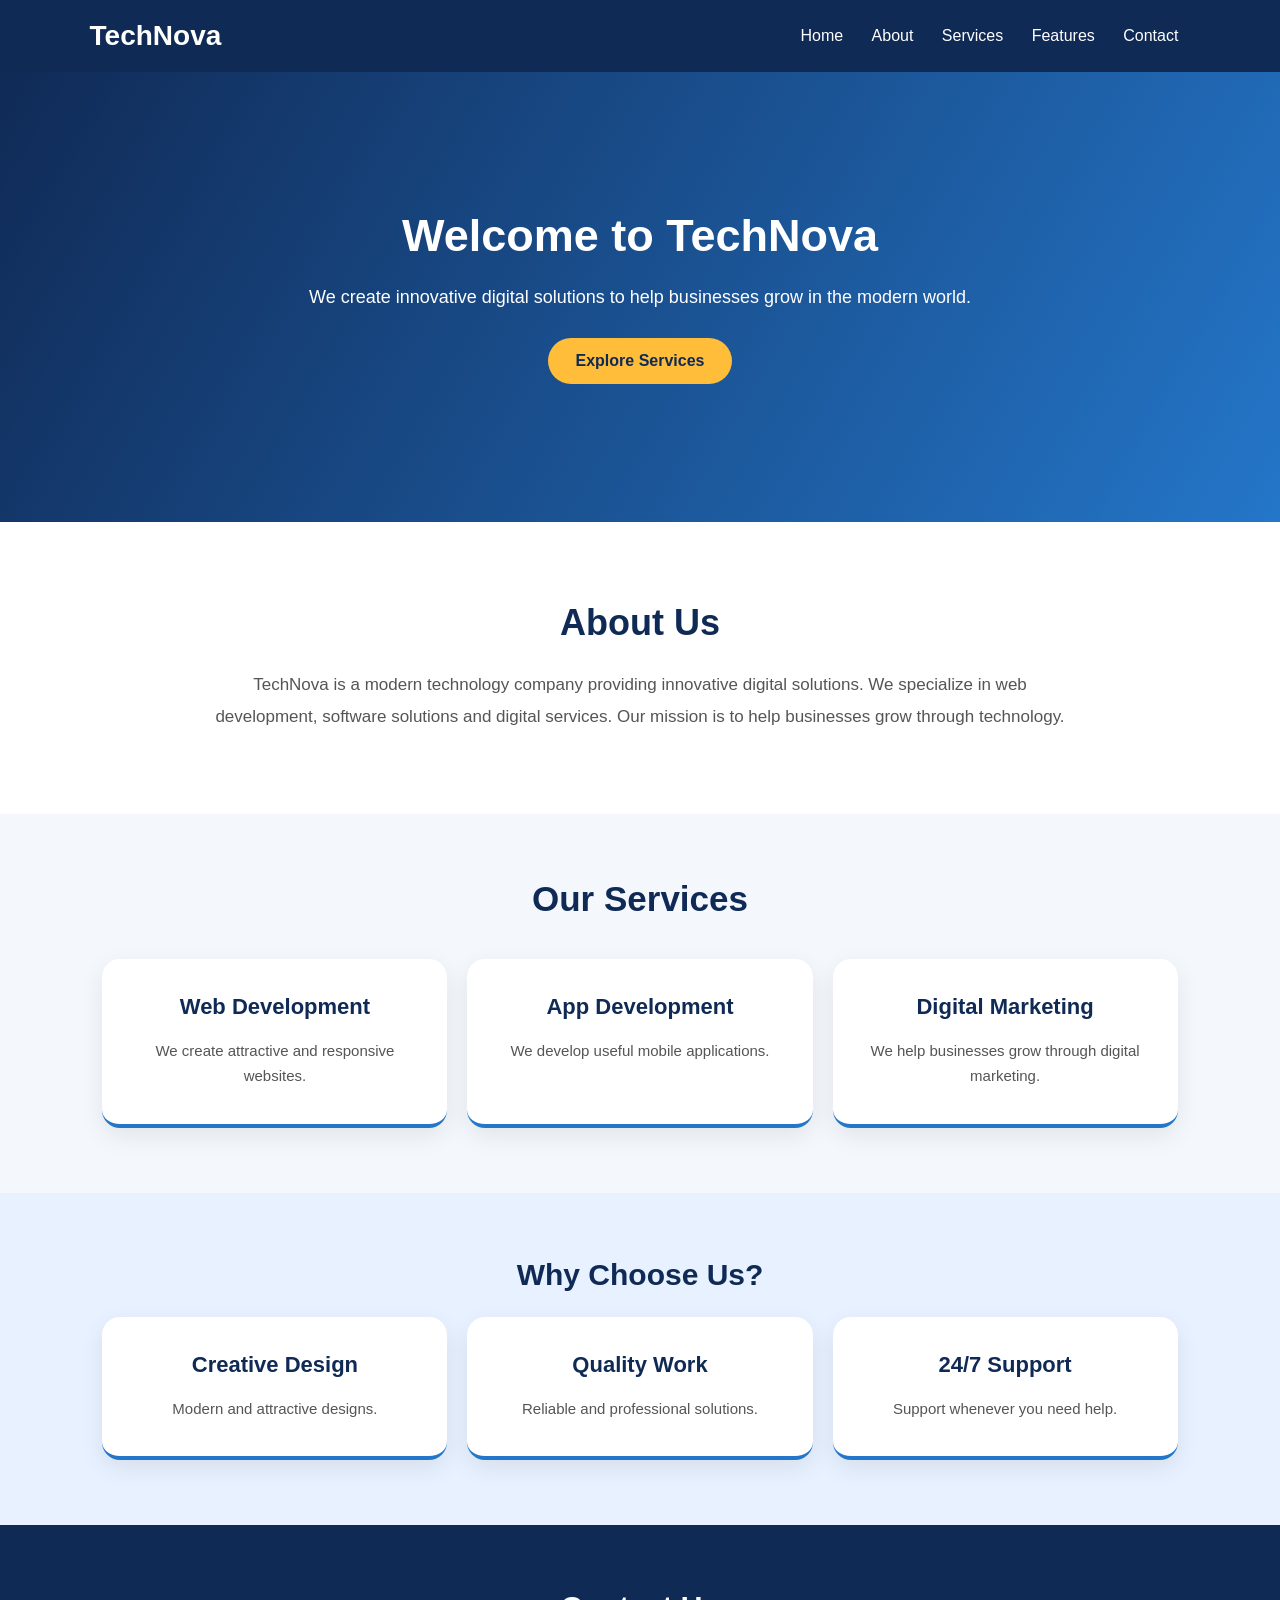
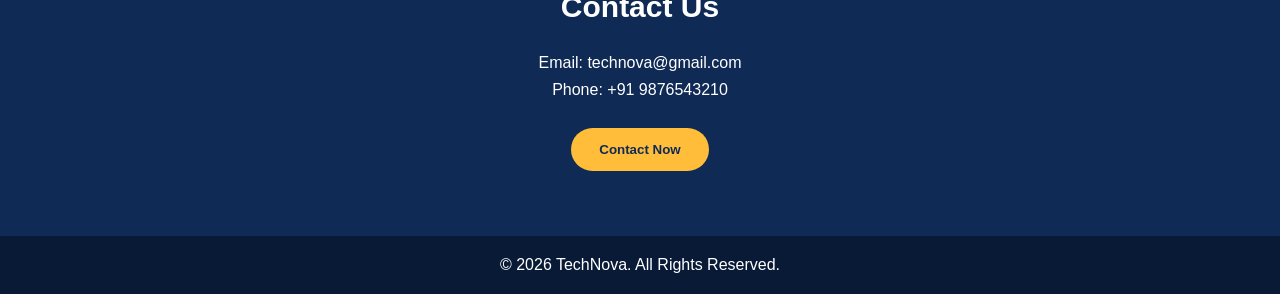
<file: index.html>
<!DOCTYPE html>
<html lang="en">
<head>
    <meta charset="UTF-8">
    <meta name="viewport" content="width=device-width, initial-scale=1.0">

    <title>TechNova - Digital Solutions</title>

    <link rel="stylesheet" href="style.css">
</head>

<body>

<!-- Navigation -->

<header>
    <div class="logo">TechNova</div>

    <nav>
        <a href="#home">Home</a>
        <a href="#about">About</a>
        <a href="#services">Services</a>
        <a href="#features">Features</a>
        <a href="#contact">Contact</a>
    </nav>
</header>

<!-- Home -->

<section class="hero" id="home">

    <h1>Welcome to TechNova</h1>

    <p>
        We create innovative digital solutions
        to help businesses grow in the modern world.
    </p>

    <a href="#services" class="btn">
        Explore Services
    </a>

</section>

<!-- About -->

<section id="about">

    <h2>About Us</h2>

    <p>
        TechNova is a modern technology company
        providing innovative digital solutions.
        We specialize in web development,
        software solutions and digital services.
        Our mission is to help businesses grow
        through technology.
    </p>

</section>

<!-- Services -->

<section id="services">

    <h2>Our Services</h2>

    <div class="services">

        <div class="card">
            <h3>Web Development</h3>
            <p>
                We create attractive and
                responsive websites.
            </p>
        </div>

        <div class="card">
            <h3>App Development</h3>
            <p>
                We develop useful mobile
                applications.
            </p>
        </div>

        <div class="card">
            <h3>Digital Marketing</h3>
            <p>
                We help businesses grow
                through digital marketing.
            </p>
        </div>

    </div>

</section>

<!-- Features -->

<section id="features">

    <h2>Why Choose Us?</h2>

    <div class="services">

        <div class="card">
            <h3>Creative Design</h3>
            <p>Modern and attractive designs.</p>
        </div>

        <div class="card">
            <h3>Quality Work</h3>
            <p>Reliable and professional solutions.</p>
        </div>

        <div class="card">
            <h3>24/7 Support</h3>
            <p>Support whenever you need help.</p>
        </div>

    </div>

</section>

<!-- Contact -->

<section id="contact">

    <h2>Contact Us</h2>

    <p>Email: technova@gmail.com</p>

    <p>Phone: +91 9876543210</p>

    <button class="btn" onclick="showMessage()">
        Contact Now
    </button>

</section>

<!-- Footer -->

<footer>
    <p>
        © 2026 TechNova.
        All Rights Reserved.
    </p>
</footer>

<script src="script.js"></script>

</body>
</html>
</file>
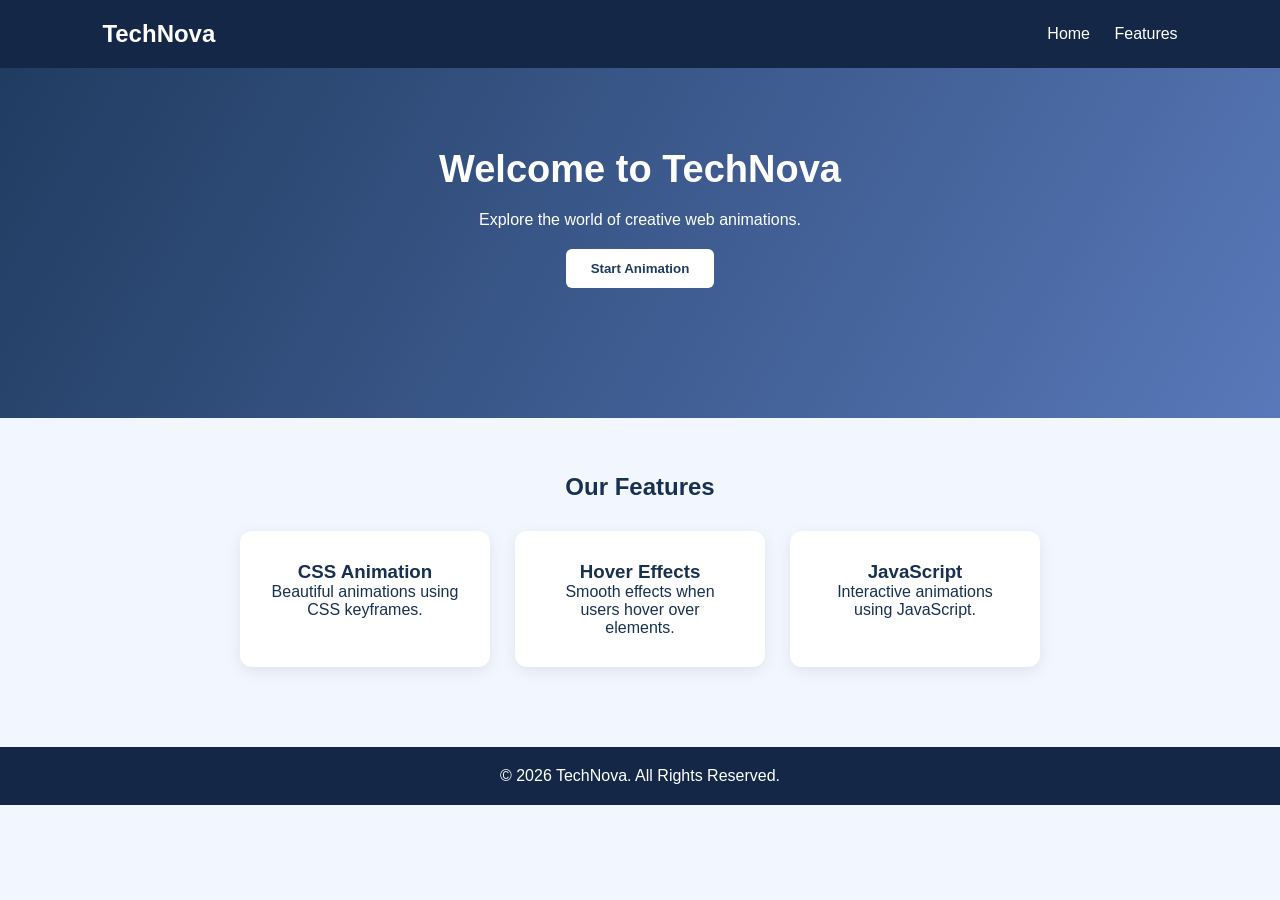
<file: animation.html>
<!DOCTYPE html>
<html lang="en">
<head>
    <meta charset="UTF-8">
    <meta name="viewport" content="width=device-width, initial-scale=1.0">
    <title>Advanced Animations</title>
    <link rel="stylesheet" href="animation.css">
    <script src="animation.js" defer></script>
</head>
<body>

    <header>
        <h2>TechNova</h2>
        <nav>
            <a href="#home">Home</a>
            <a href="#features">Features</a>
        </nav>
    </header>

    <section class="hero" id="home">
        <h1 class="animated-title">Welcome to TechNova</h1>
        <p>Explore the world of creative web animations.</p>
        <button id="animateBtn">Start Animation</button>
    </section>

    <section class="features" id="features">
        <h2>Our Features</h2>

        <div class="cards">
            <div class="card reveal">
                <h3>CSS Animation</h3>
                <p>Beautiful animations using CSS keyframes.</p>
            </div>

            <div class="card reveal">
                <h3>Hover Effects</h3>
                <p>Smooth effects when users hover over elements.</p>
            </div>

            <div class="card reveal">
                <h3>JavaScript</h3>
                <p>Interactive animations using JavaScript.</p>
            </div>
        </div>

        <p id="message"></p>
    </section>

    <footer>
        <p>© 2026 TechNova. All Rights Reserved.</p>
    </footer>

</body>
</html>
</file>
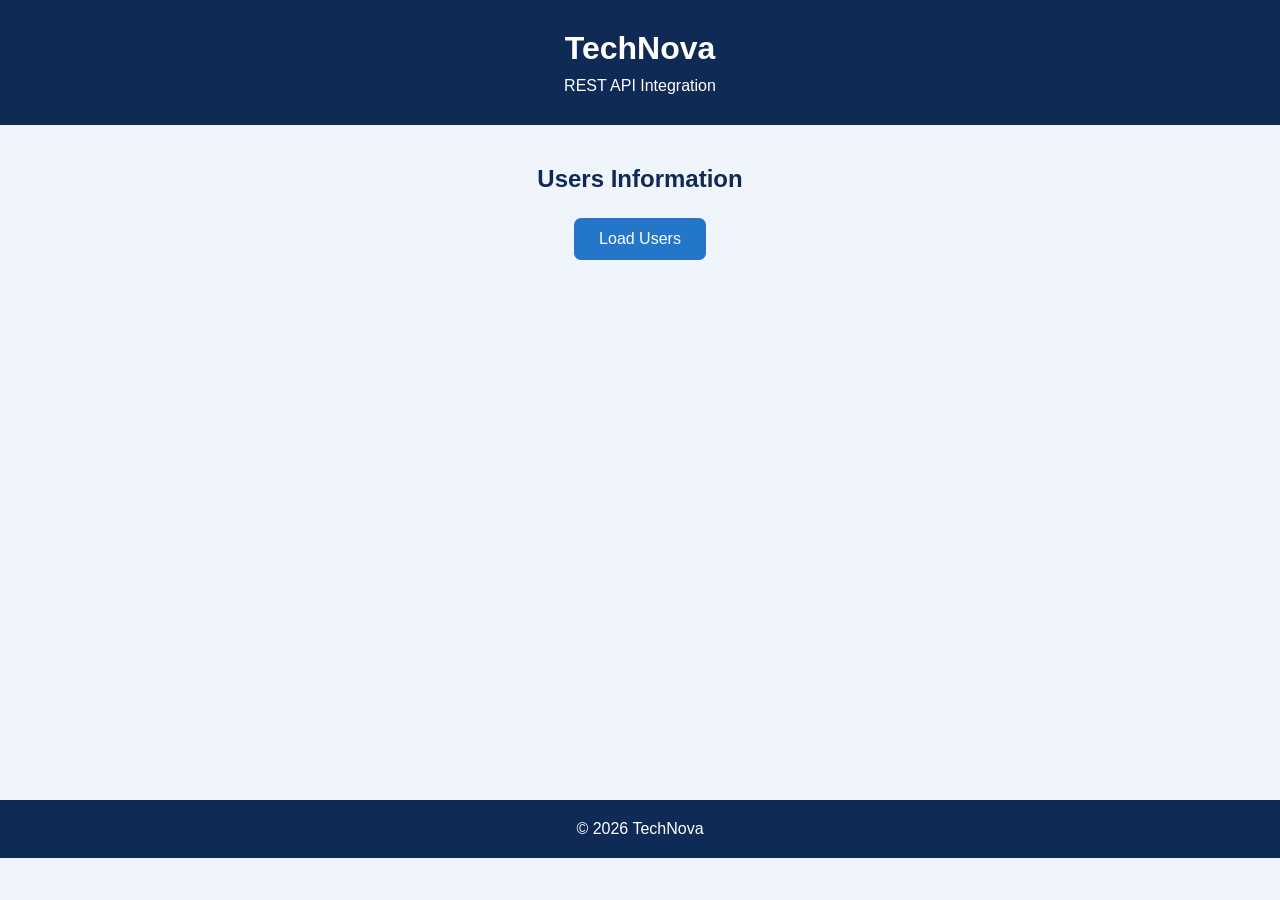
<file: api.html>
<!DOCTYPE html>
<html lang="en">
<head>
    <meta charset="UTF-8">
    <meta name="viewport" content="width=device-width, initial-scale=1.0">
    <title>TechNova API Project</title>
    <link rel="stylesheet" href="api.css">
</head>
<body>

    <header>
        <h1>TechNova</h1>
        <p>REST API Integration</p>
    </header>

    <main>
        <h2>Users Information</h2>

        <button onclick="getUsers()">Load Users</button>

        <p id="message"></p>

        <div id="userList" class="user-container"></div>
    </main>

    <footer>
        <p>© 2026 TechNova</p>
    </footer>

    <script src="api.js"></script>
</body>
</html>
</file>
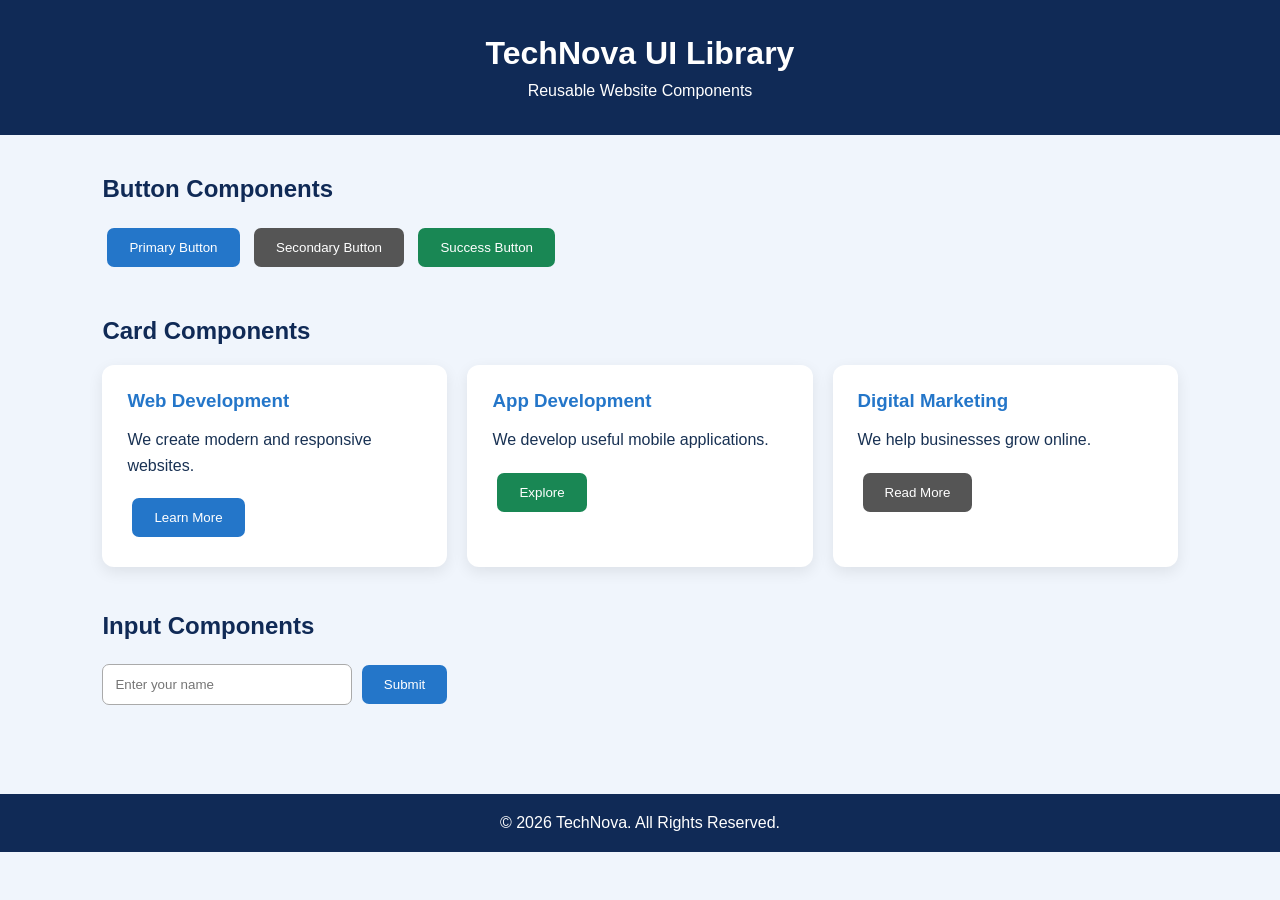
<file: components.html>
<!DOCTYPE html>
<html lang="en">
<head>
    <meta charset="UTF-8">
    <meta name="viewport" content="width=device-width, initial-scale=1.0">
    <title>TechNova Component Library</title>
    <link rel="stylesheet" href="components.css">
</head>
<body>

    <header>
        <h1>TechNova UI Library</h1>
        <p>Reusable Website Components</p>
    </header>

    <main>

        <section>
            <h2>Button Components</h2>
            <button class="btn primary">Primary Button</button>
            <button class="btn secondary">Secondary Button</button>
            <button class="btn success">Success Button</button>
        </section>

        <section>
            <h2>Card Components</h2>

            <div class="card-container">

                <div class="card">
                    <h3>Web Development</h3>
                    <p>We create modern and responsive websites.</p>
                    <button class="btn primary">Learn More</button>
                </div>

                <div class="card">
                    <h3>App Development</h3>
                    <p>We develop useful mobile applications.</p>
                    <button class="btn success">Explore</button>
                </div>

                <div class="card">
                    <h3>Digital Marketing</h3>
                    <p>We help businesses grow online.</p>
                    <button class="btn secondary">Read More</button>
                </div>

            </div>
        </section>

        <section>
            <h2>Input Components</h2>

            <input type="text" id="userName"
            placeholder="Enter your name">

            <button class="btn primary" onclick="showName()">
                Submit
            </button>

            <p id="result"></p>
        </section>

    </main>

    <footer>
        <p>© 2026 TechNova. All Rights Reserved.</p>
    </footer>

    <script src="components.js"></script>

</body>
</html>
</file>
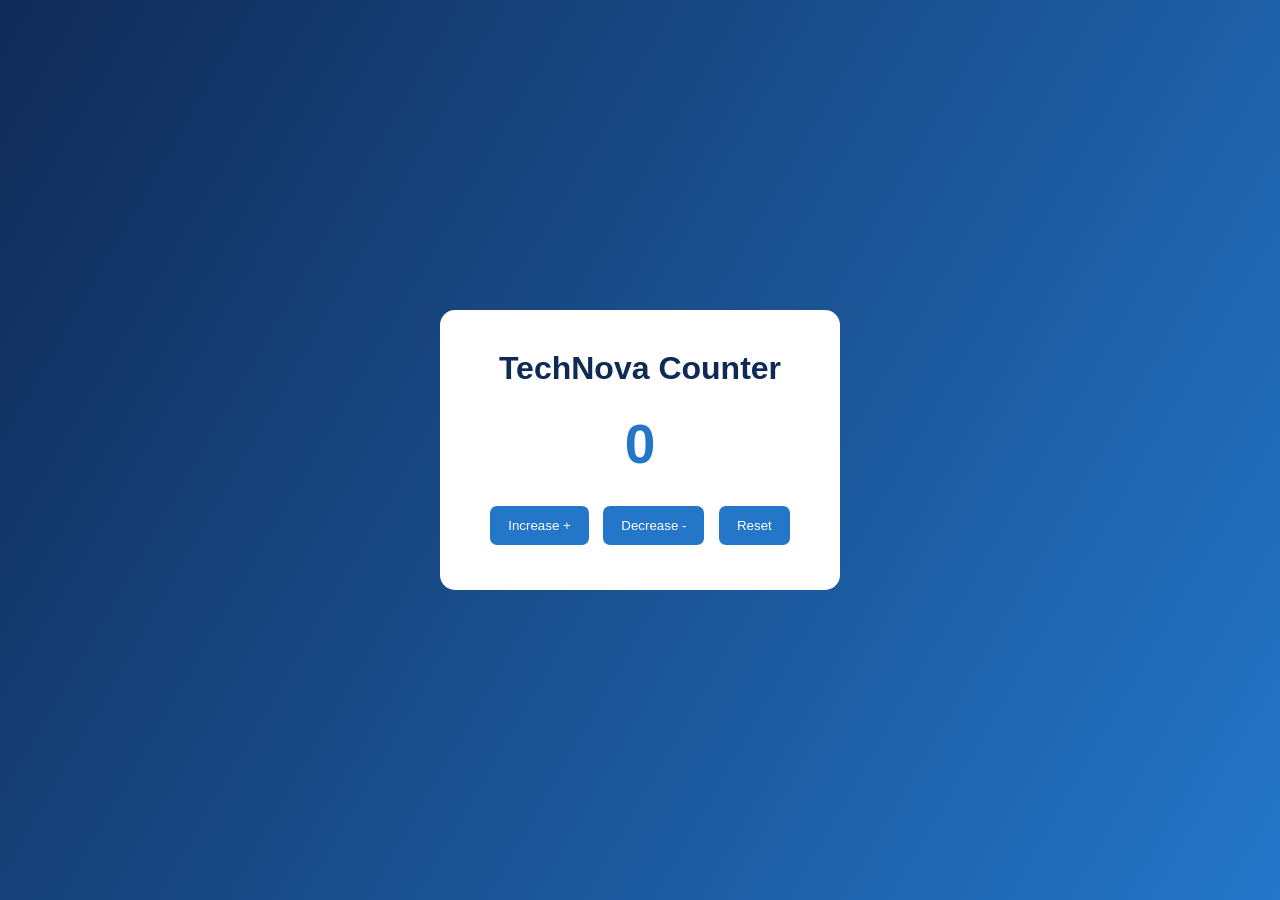
<file: counter.html>
<!DOCTYPE html>
<html lang="en">
<head>
    <meta charset="UTF-8">
    <meta name="viewport" content="width=device-width, initial-scale=1.0">
    <title>TechNova Counter</title>
    <link rel="stylesheet" href="counter.css">
</head>
<body>

    <div class="container">
        <h1>TechNova Counter</h1>

        <h2 id="count">0</h2>

        <button onclick="increase()">Increase +</button>
        <button onclick="decrease()">Decrease -</button>
        <button onclick="reset()">Reset</button>
    </div>

    <script src="counter.js"></script>
</body>
</html>
</file>
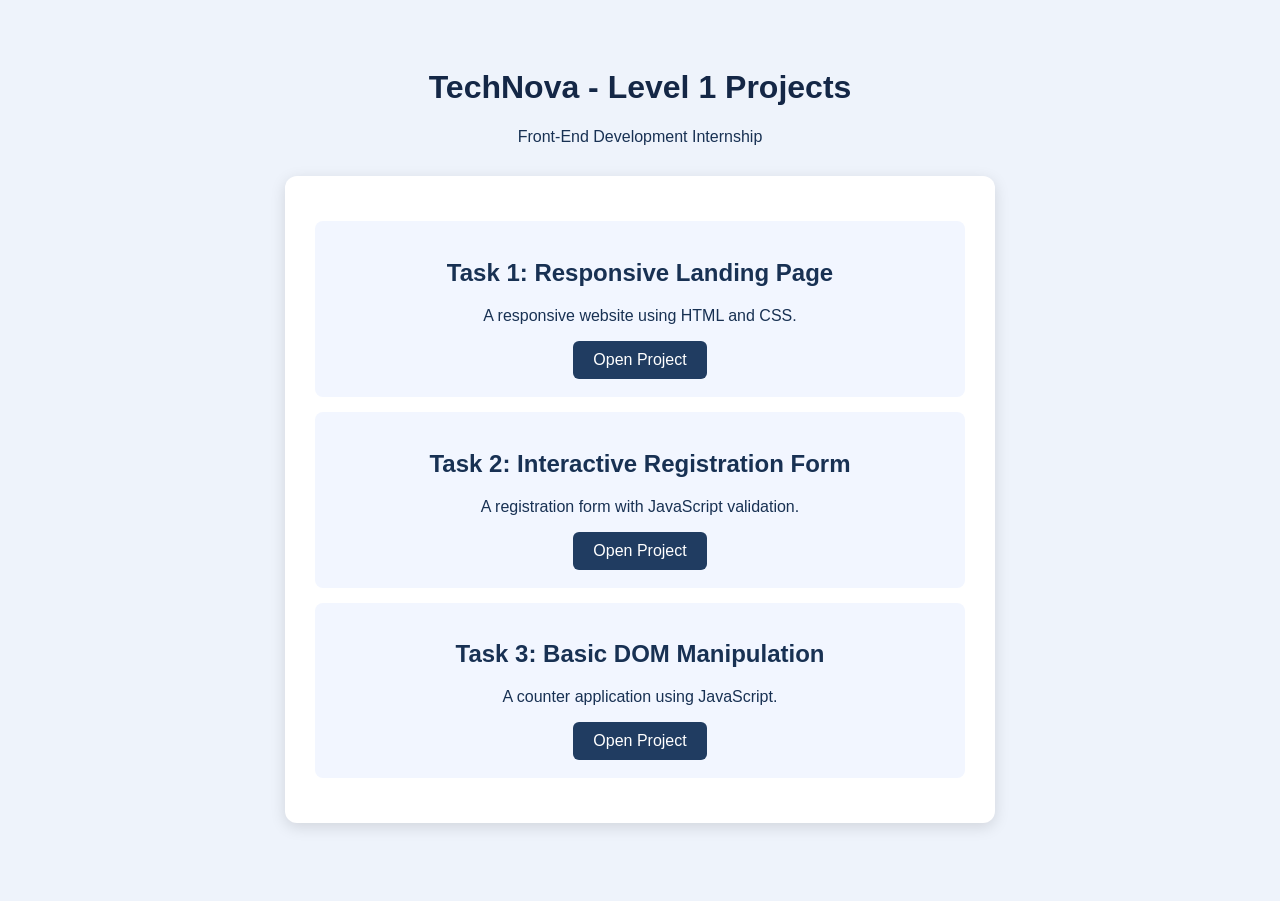
<file: level1.html>
<!DOCTYPE html>
<html lang="en">
<head>
    <meta charset="UTF-8">
    <meta name="viewport" content="width=device-width, initial-scale=1.0">
    <title>Level 1 Projects</title>

    <style>
        body {
            font-family: Arial, sans-serif;
            background: #eef3fb;
            text-align: center;
            padding: 40px 15px;
            color: #183153;
        }

        h1 {
            color: #142746;
        }

        .container {
            max-width: 650px;
            margin: 30px auto;
            background: white;
            padding: 30px;
            border-radius: 12px;
            box-shadow: 0 4px 15px #00000020;
        }

        .project {
            background: #f2f6ff;
            padding: 18px;
            margin: 15px 0;
            border-radius: 8px;
        }

        a {
            display: inline-block;
            background: #203c61;
            color: white;
            text-decoration: none;
            padding: 10px 20px;
            border-radius: 6px;
        }

        a:hover {
            background: #5878b9;
        }
    </style>
</head>

<body>

    <h1>TechNova - Level 1 Projects</h1>
    <p>Front-End Development Internship</p>

    <div class="container">

        <div class="project">
            <h2>Task 1: Responsive Landing Page</h2>
            <p>A responsive website using HTML and CSS.</p>
            <a href="index.html">Open Project</a>
        </div>

        <div class="project">
            <h2>Task 2: Interactive Registration Form</h2>
            <p>A registration form with JavaScript validation.</p>
            <a href="register.html">Open Project</a>
        </div>

        <div class="project">
            <h2>Task 3: Basic DOM Manipulation</h2>
            <p>A counter application using JavaScript.</p>
            <a href="counter.html">Open Project</a>
        </div>

    </div>

</body>
</html>
</file>
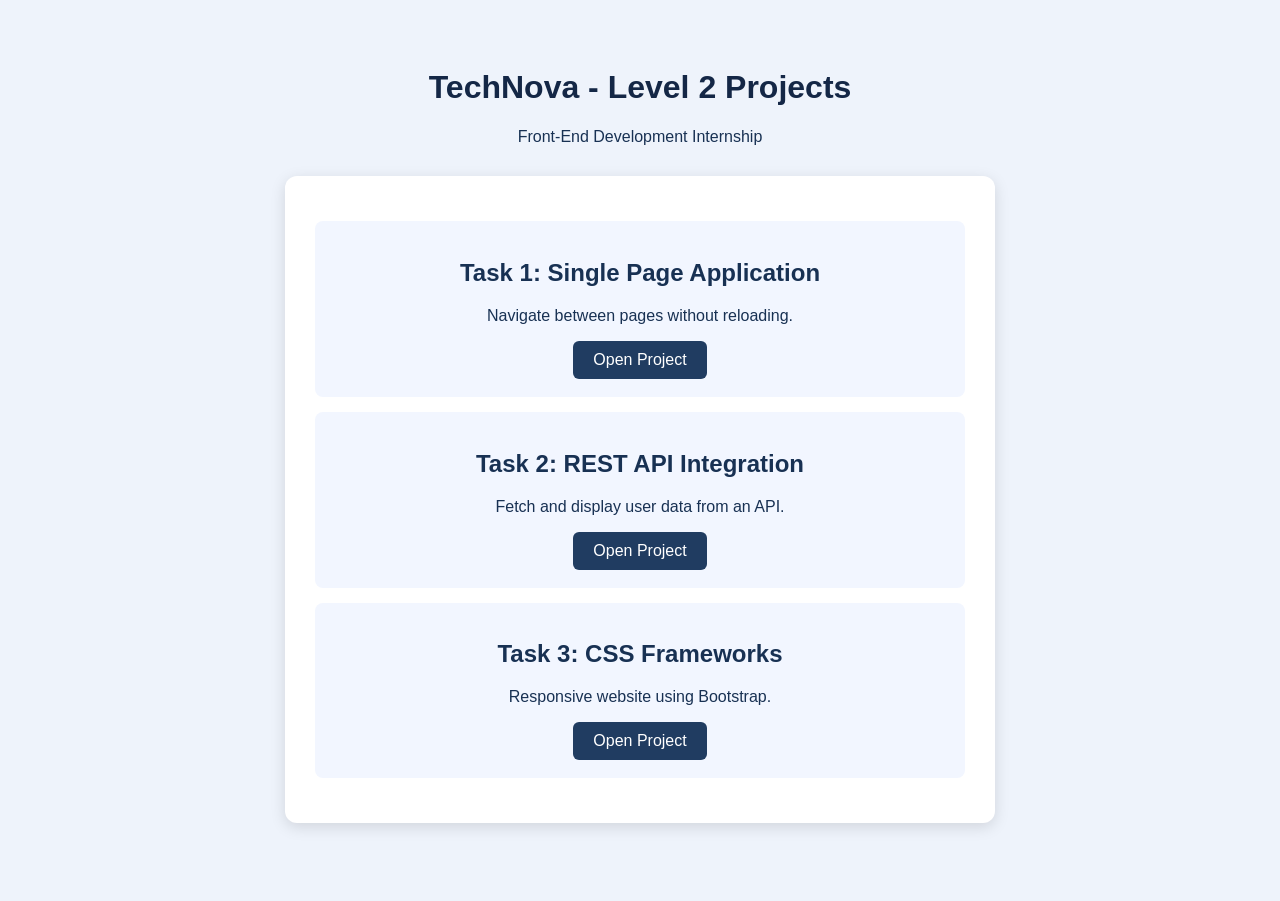
<file: level2.html>
<!DOCTYPE html>
<html lang="en">
<head>
    <meta charset="UTF-8">
    <meta name="viewport" content="width=device-width, initial-scale=1.0">
    <title>Level 2 Projects</title>

    <style>
        body {
            font-family: Arial, sans-serif;
            background: #eef3fb;
            text-align: center;
            padding: 40px 15px;
            color: #183153;
        }

        h1 {
            color: #142746;
        }

        .container {
            max-width: 650px;
            margin: 30px auto;
            background: white;
            padding: 30px;
            border-radius: 12px;
            box-shadow: 0 4px 15px #00000020;
        }

        .project {
            background: #f2f6ff;
            padding: 18px;
            margin: 15px 0;
            border-radius: 8px;
        }

        a {
            display: inline-block;
            background: #203c61;
            color: white;
            text-decoration: none;
            padding: 10px 20px;
            border-radius: 6px;
        }

        a:hover {
            background: #5878b9;
        }
    </style>
</head>

<body>

    <h1>TechNova - Level 2 Projects</h1>
    <p>Front-End Development Internship</p>

    <div class="container">

        <div class="project">
            <h2>Task 1: Single Page Application</h2>
            <p>Navigate between pages without reloading.</p>
            <a href="spa.html">Open Project</a>
        </div>

        <div class="project">
            <h2>Task 2: REST API Integration</h2>
            <p>Fetch and display user data from an API.</p>
            <a href="api.html">Open Project</a>
        </div>

        <div class="project">
            <h2>Task 3: CSS Frameworks</h2>
            <p>Responsive website using Bootstrap.</p>
            <a href="bootstrap.html">Open Project</a>
        </div>

    </div>

</body>
</html>
</file>
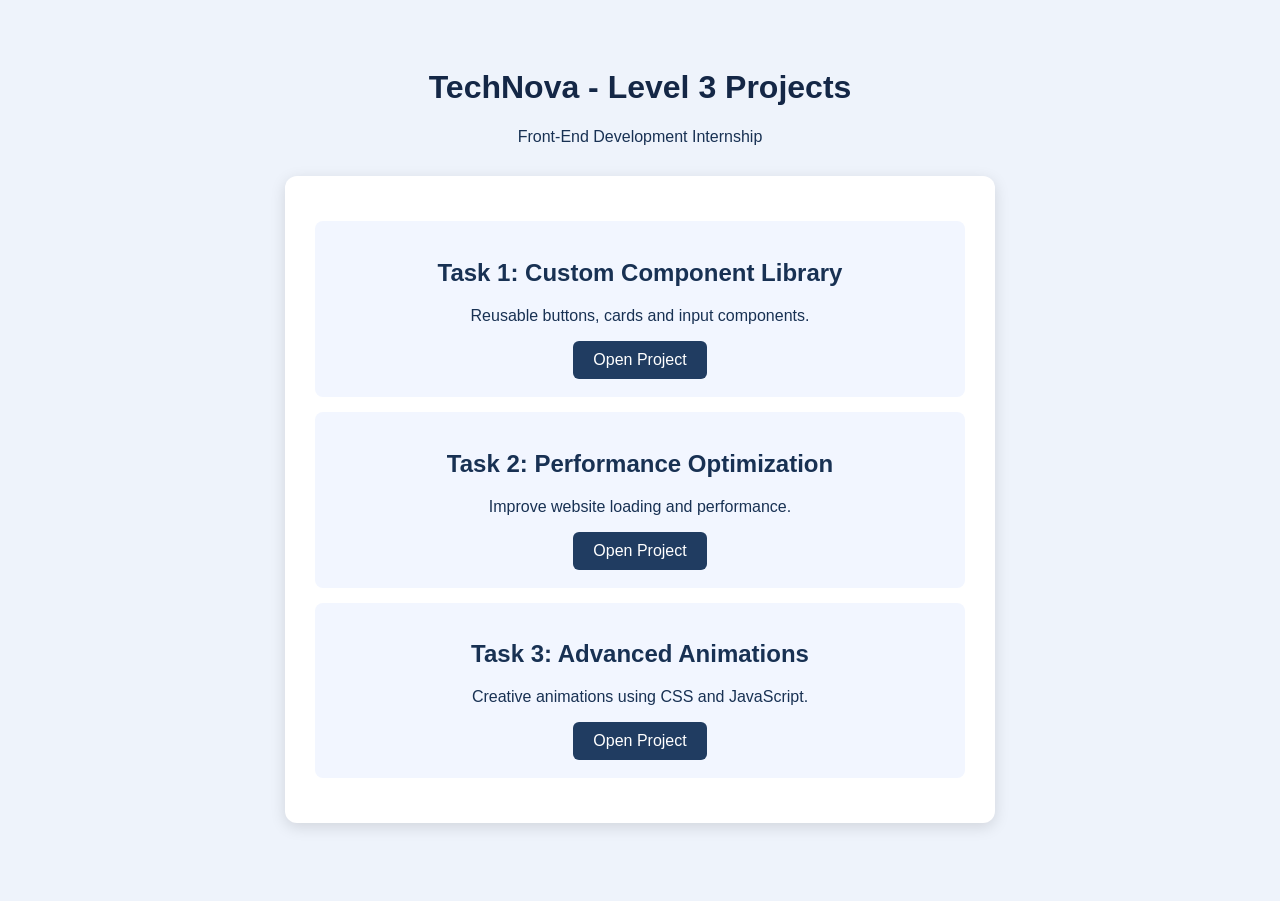
<file: level3.html>
<!DOCTYPE html>
<html lang="en">
<head>
    <meta charset="UTF-8">
    <meta name="viewport" content="width=device-width, initial-scale=1.0">
    <title>Level 3 Projects</title>

    <style>
        body {
            font-family: Arial, sans-serif;
            background: #eef3fb;
            text-align: center;
            padding: 40px 15px;
            color: #183153;
        }

        h1 {
            color: #142746;
        }

        .container {
            max-width: 650px;
            margin: 30px auto;
            background: white;
            padding: 30px;
            border-radius: 12px;
            box-shadow: 0 4px 15px #00000020;
        }

        .project {
            background: #f2f6ff;
            padding: 18px;
            margin: 15px 0;
            border-radius: 8px;
        }

        a {
            display: inline-block;
            background: #203c61;
            color: white;
            text-decoration: none;
            padding: 10px 20px;
            border-radius: 6px;
        }

        a:hover {
            background: #5878b9;
        }
    </style>
</head>

<body>

    <h1>TechNova - Level 3 Projects</h1>
    <p>Front-End Development Internship</p>

    <div class="container">

        <div class="project">
            <h2>Task 1: Custom Component Library</h2>
            <p>Reusable buttons, cards and input components.</p>
            <a href="components.html">Open Project</a>
        </div>

        <div class="project">
            <h2>Task 2: Performance Optimization</h2>
            <p>Improve website loading and performance.</p>
            <a href="performance.html">Open Project</a>
        </div>

        <div class="project">
            <h2>Task 3: Advanced Animations</h2>
            <p>Creative animations using CSS and JavaScript.</p>
            <a href="animation.html">Open Project</a>
        </div>

    </div>

</body>
</html>
</file>
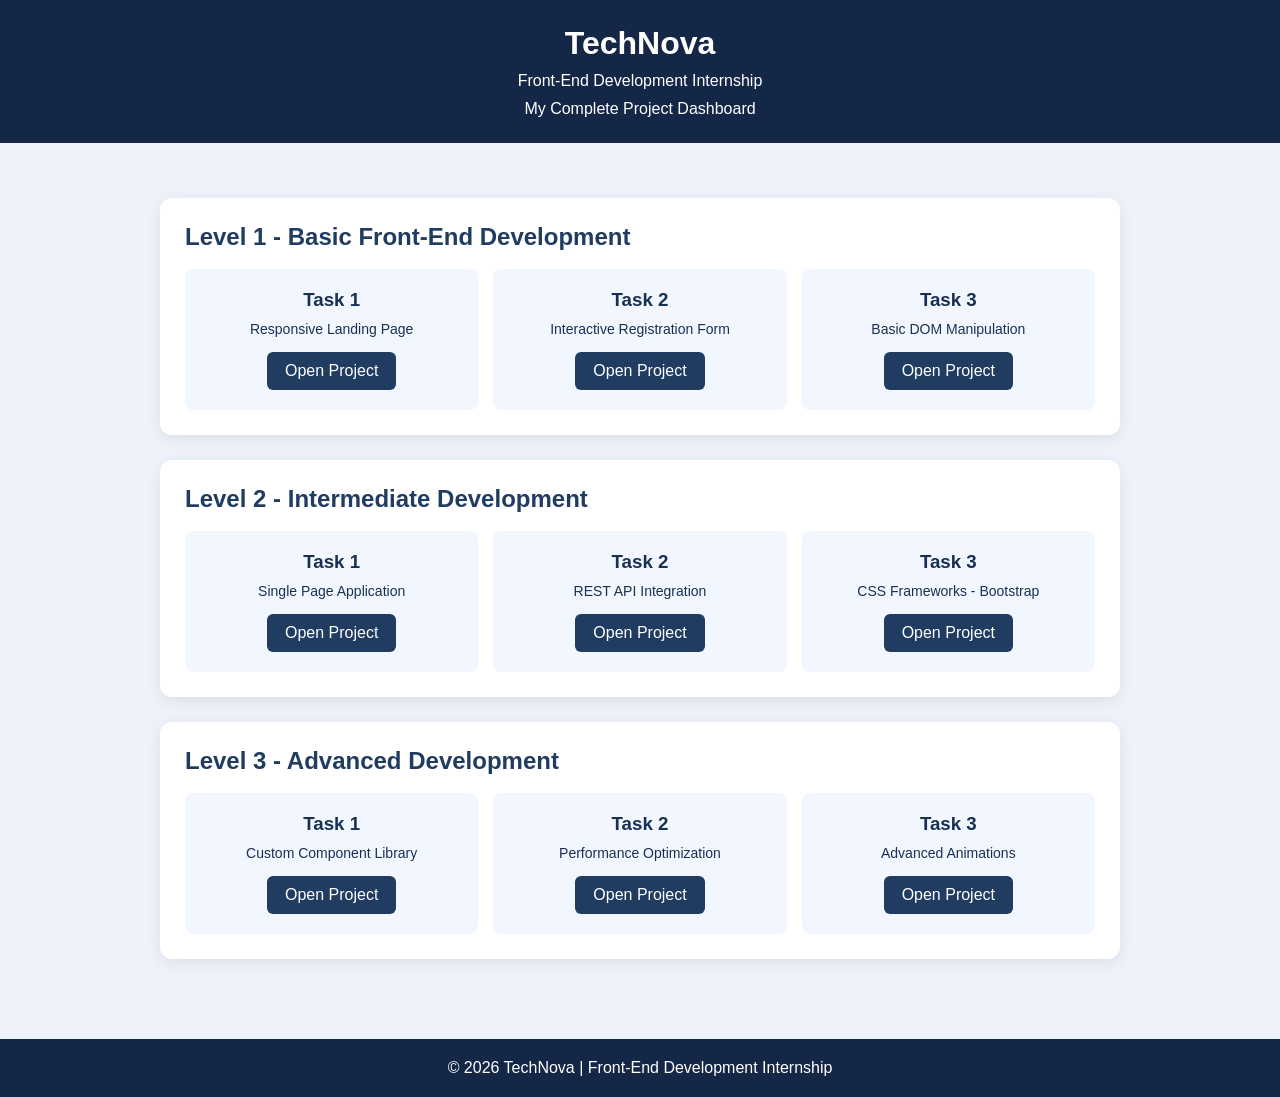
<file: main.html>
<!DOCTYPE html>
<html lang="en">
<head>
    <meta charset="UTF-8">
    <meta name="viewport" content="width=device-width, initial-scale=1.0">
    <title>TechNova Internship Dashboard</title>

    <style>
        * {
            margin: 0;
            padding: 0;
            box-sizing: border-box;
        }

        body {
            font-family: Arial, sans-serif;
            background: #eef3fb;
            color: #183153;
        }

        header {
            background: #142746;
            color: white;
            padding: 25px 15px;
            text-align: center;
        }

        header p {
            margin-top: 10px;
        }

        .container {
            max-width: 1000px;
            margin: 35px auto;
            padding: 20px;
        }

        .level {
            background: white;
            padding: 25px;
            margin-bottom: 25px;
            border-radius: 12px;
            box-shadow: 0 4px 15px #00000015;
        }

        .level h2 {
            margin-bottom: 18px;
            color: #203c61;
        }

        .projects {
            display: grid;
            grid-template-columns: repeat(auto-fit, minmax(220px, 1fr));
            gap: 15px;
        }

        .project {
            background: #f2f6ff;
            padding: 20px;
            border-radius: 8px;
            text-align: center;
        }

        .project h3 {
            margin-bottom: 10px;
        }

        .project p {
            font-size: 14px;
            margin-bottom: 15px;
        }

        .project a {
            display: inline-block;
            background: #203c61;
            color: white;
            text-decoration: none;
            padding: 10px 18px;
            border-radius: 6px;
        }

        .project a:hover {
            background: #5878b9;
        }

        footer {
            background: #142746;
            color: white;
            text-align: center;
            padding: 20px;
        }
    </style>
</head>

<body>

<header>
    <h1>TechNova</h1>
    <p>Front-End Development Internship</p>
    <p>My Complete Project Dashboard</p>
</header>

<main class="container">

    <section class="level">
        <h2>Level 1 - Basic Front-End Development</h2>

        <div class="projects">
            <div class="project">
                <h3>Task 1</h3>
                <p>Responsive Landing Page</p>
                <a href="index.html">Open Project</a>
            </div>

            <div class="project">
                <h3>Task 2</h3>
                <p>Interactive Registration Form</p>
                <a href="register.html">Open Project</a>
            </div>

            <div class="project">
                <h3>Task 3</h3>
                <p>Basic DOM Manipulation</p>
                <a href="counter.html">Open Project</a>
            </div>
        </div>
    </section>

    <section class="level">
        <h2>Level 2 - Intermediate Development</h2>

        <div class="projects">
            <div class="project">
                <h3>Task 1</h3>
                <p>Single Page Application</p>
                <a href="spa.html">Open Project</a>
            </div>

            <div class="project">
                <h3>Task 2</h3>
                <p>REST API Integration</p>
                <a href="api.html">Open Project</a>
            </div>

            <div class="project">
                <h3>Task 3</h3>
                <p>CSS Frameworks - Bootstrap</p>
                <a href="bootstrap.html">Open Project</a>
            </div>
        </div>
    </section>

    <section class="level">
        <h2>Level 3 - Advanced Development</h2>

        <div class="projects">
            <div class="project">
                <h3>Task 1</h3>
                <p>Custom Component Library</p>
                <a href="components.html">Open Project</a>
            </div>

            <div class="project">
                <h3>Task 2</h3>
                <p>Performance Optimization</p>
                <a href="performance.html">Open Project</a>
            </div>

            <div class="project">
                <h3>Task 3</h3>
                <p>Advanced Animations</p>
                <a href="animation.html">Open Project</a>
            </div>
        </div>
    </section>

</main>

<footer>
    <p>© 2026 TechNova | Front-End Development Internship</p>
</footer>

</body>
</html>
</file>
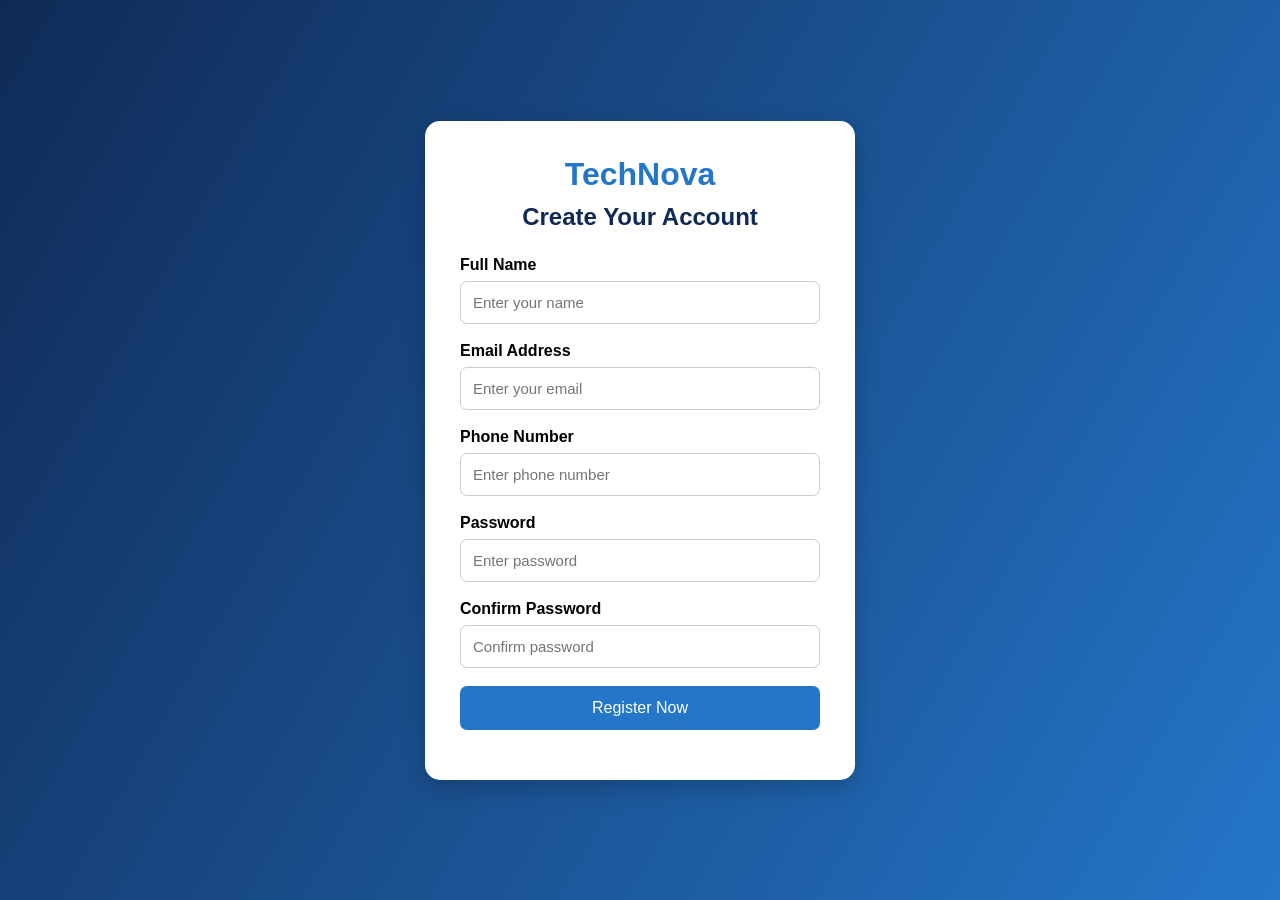
<file: register.html>
<!DOCTYPE html>
<html lang="en">
<head>
    <meta charset="UTF-8">
    <meta name="viewport" content="width=device-width, initial-scale=1.0">

    <title>TechNova Registration</title>

    <link rel="stylesheet" href="register.css">
</head>

<body>

<div class="container">

    <h1>TechNova</h1>
    <h2>Create Your Account</h2>

    <form id="registerForm">

        <label>Full Name</label>
        <input type="text" id="name"
        placeholder="Enter your name">

        <label>Email Address</label>
        <input type="email" id="email"
        placeholder="Enter your email">

        <label>Phone Number</label>
        <input type="tel" id="phone"
        placeholder="Enter phone number">

        <label>Password</label>
        <input type="password" id="password"
        placeholder="Enter password">

        <label>Confirm Password</label>
        <input type="password" id="confirmPassword"
        placeholder="Confirm password">

        <button type="submit">Register Now</button>

        <p id="message"></p>

    </form>

</div>

<script src="register.js"></script>

</body>
</html>
</file>
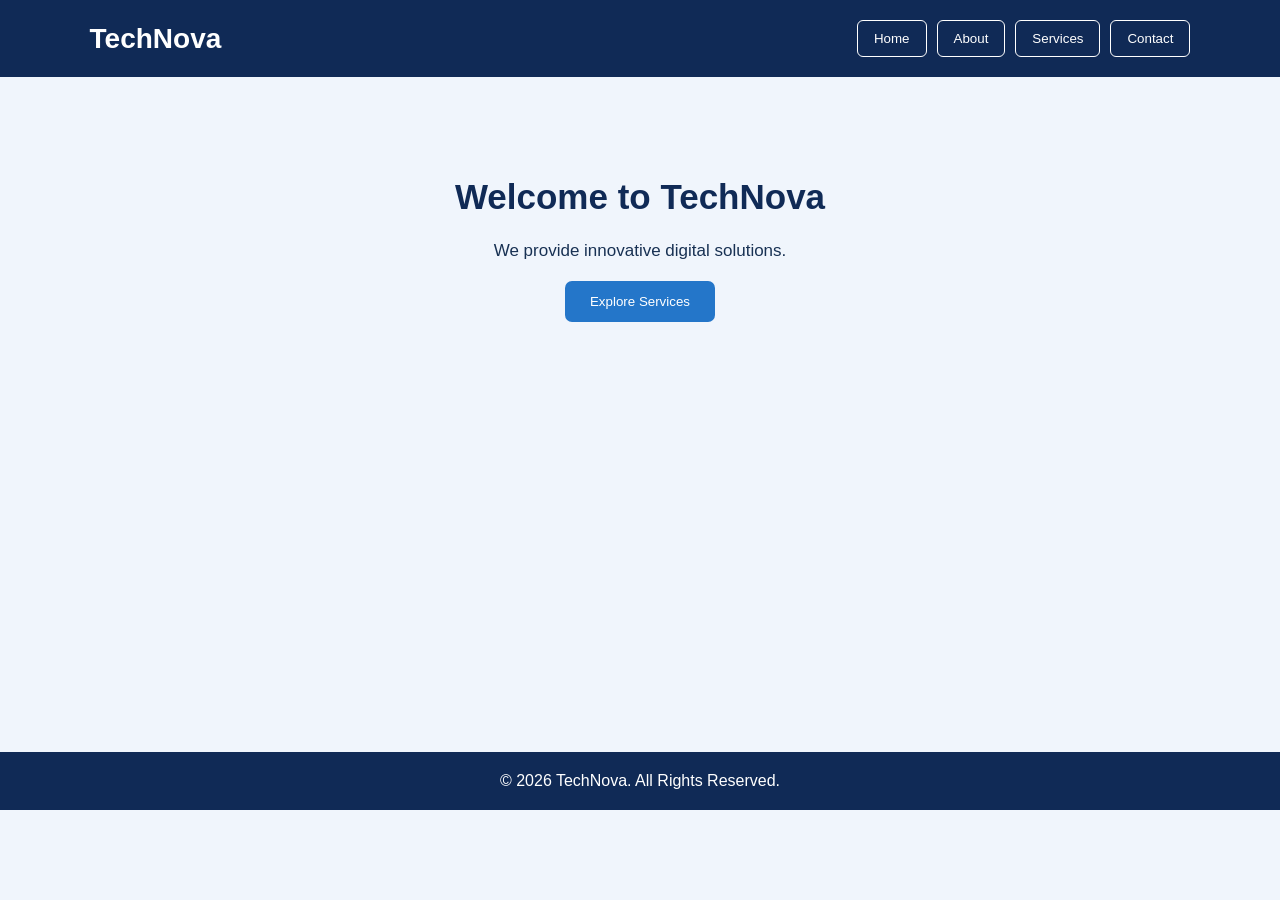
<file: spa.html>
<!DOCTYPE html>
<html lang="en">
<head>
    <meta charset="UTF-8">
    <meta name="viewport" content="width=device-width, initial-scale=1.0">
    <title>TechNova SPA</title>
    <link rel="stylesheet" href="spa.css">
</head>

<body>

    <header>
        <h1>TechNova</h1>

        <nav>
            <button onclick="showPage('home')">Home</button>
            <button onclick="showPage('about')">About</button>
            <button onclick="showPage('services')">Services</button>
            <button onclick="showPage('contact')">Contact</button>
        </nav>
    </header>

    <main>

        <section id="home" class="page active">
            <h2>Welcome to TechNova</h2>
            <p>We provide innovative digital solutions.</p>
            <button onclick="showPage('services')">
                Explore Services
            </button>
        </section>

        <section id="about" class="page">
            <h2>About Us</h2>
            <p>
                TechNova is a digital solutions company.
                We create modern and responsive websites.
            </p>
        </section>

        <section id="services" class="page">
            <h2>Our Services</h2>

            <div class="cards">
                <div class="card">
                    <h3>Web Development</h3>
                    <p>We build modern websites.</p>
                </div>

                <div class="card">
                    <h3>App Development</h3>
                    <p>We create mobile applications.</p>
                </div>

                <div class="card">
                    <h3>Digital Marketing</h3>
                    <p>We promote businesses online.</p>
                </div>
            </div>
        </section>

        <section id="contact" class="page">
            <h2>Contact Us</h2>
            <p>Email: technova@gmail.com</p>
            <p>Phone: +91 9876543210</p>
        </section>

    </main>

    <footer>
        <p>© 2026 TechNova. All Rights Reserved.</p>
    </footer>

    <script src="spa.js"></script>

</body>
</html>
</file>
<file: style.css>
* {
    margin: 0;
    padding: 0;
    box-sizing: border-box;
}

body {
    font-family: Arial, sans-serif;
    background: #f4f7fc;
    color: #222;
}

/* Header */

header {
    background: #102a56;
    color: white;
    padding: 20px 7%;
    display: flex;
    justify-content: space-between;
    align-items: center;
    flex-wrap: wrap;
}

.logo {
    font-size: 28px;
    font-weight: bold;
}

nav a {
    color: white;
    text-decoration: none;
    margin: 12px;
    font-size: 16px;
}

nav a:hover {
    color: #ffbd39;
}

/* Home Section */

.hero {
    min-height: 450px;
    background: linear-gradient(
        120deg, #102a56, #2476c9
    );
    color: white;
    display: flex;
    flex-direction: column;
    justify-content: center;
    align-items: center;
    text-align: center;
    padding: 30px;
}

.hero h1 {
    font-size: 45px;
    margin-bottom: 20px;
}

.hero p {
    font-size: 18px;
    line-height: 1.7;
}

.btn {
    background: #ffbd39;
    color: #102a56;
    padding: 14px 28px;
    border-radius: 25px;
    text-decoration: none;
    margin-top: 25px;
    font-weight: bold;
}
/* Common Sections */

section {
    padding: 65px 8%;
    text-align: center;
}

h2 {
    font-size: 30px;
    margin-bottom: 25px;
    color: #102a56;
}

section p {
    line-height: 1.7;
}

/* Services Cards */

.services {
    display: grid;
    grid-template-columns:
    repeat(auto-fit, minmax(220px, 1fr));
    gap: 20px;
}

.card {
    background: white;
    padding: 30px 20px;
    border-radius: 12px;
    box-shadow: 0 4px 15px #00000012;
    transition: 0.3s;
}

.card:hover {
    transform: translateY(-8px);
}

.card h3 {
    color: #2476c9;
    margin-bottom: 15px;
}

/* Features */

#features {
    background: #e8f1ff;
}

/* Contact */

#contact {
    background: #102a56;
    color: white;
}

#contact h2 {
    color: white;
}

/* Footer */

footer {
    background: #081a36;
    color: white;
    text-align: center;
    padding: 20px;
}

/* Responsive Design */

@media (max-width: 600px) {

    header {
        flex-direction: column;
        gap: 15px;
    }

    nav a {
        display: inline-block;
        margin: 7px;
    }

    .hero h1 {
        font-size: 30px;
    }

    .hero p {
        font-size: 16px;
    }

    section {
        padding: 45px 5%;
    }
}
/* Professional Services Design */

#services {
    background: #f4f7fc;
}

#services h2 {
    font-size: 35px;
    margin-bottom: 40px;
}

.card {
    background: white;
    padding: 35px 25px;
    border-radius: 18px;
    box-shadow: 0 8px 25px rgba(0,0,0,0.08);
    border-bottom: 4px solid #2476c9;
    transition: all 0.4s ease;
}

.card:hover {
    transform: translateY(-12px);
    box-shadow: 0 15px 30px rgba(0,0,0,0.15);
    border-bottom-color: #ffbd39;
}

.card h3 {
    font-size: 22px;
    margin-bottom: 18px;
    color: #102a56;
}

.card p {
    color: #555;
    font-size: 15px;
    line-height: 1.7;
}

/* Section Animation */

section h2 {
    transition: 0.3s;
}

section h2:hover {
    color: #2476c9;
}
/* About Section */

#about {
    background: white;
    padding: 80px 10%;
}

#about h2 {
    font-size: 36px;
    color: #102a56;
}

#about p {
    max-width: 850px;
    margin: auto;
    font-size: 17px;
    color: #555;
    line-height: 1.9;
}

/* Button Hover */

.btn {
    transition: 0.3s;
    border: none;
    cursor: pointer;
}

.btn:hover {
    background: white;
    color: #102a56;
    transform: scale(1.05);
}
/* Responsive Design */

@media screen and (max-width: 768px) {

    header {
        flex-direction: column;
        padding: 15px;
    }

    nav {
        display: flex;
        flex-wrap: wrap;
        justify-content: center;
        gap: 12px;
        margin-top: 15px;
    }

    nav a {
        font-size: 14px;
    }

    .hero h1 {
        font-size: 28px;
    }

    .hero p {
        font-size: 14px;
    }

    .services {
        flex-direction: column;
        align-items: center;
    }

    .card {
        width: 90%;
        margin-bottom: 15px;
    }

    section {
        padding: 30px 15px;
    }

}

@media screen and (max-width: 480px) {

    .logo {
        font-size: 22px;
    }

    .hero h1 {
        font-size: 24px;
    }

    nav a {
        font-size: 12px;
    }

}
</file>
<file: animation.css>
* {
    margin: 0;
    padding: 0;
    box-sizing: border-box;
}

body {
    font-family: Arial, sans-serif;
    background: #f2f6ff;
    color: #183153;
}

header {
    background: #142746;
    color: white;
    padding: 20px 8%;
    display: flex;
    justify-content: space-between;
    align-items: center;
}

nav a {
    color: white;
    text-decoration: none;
    margin-left: 20px;
}

.hero {
    min-height: 350px;
    padding: 80px 20px;
    text-align: center;
    color: white;
    background: linear-gradient(120deg, #203c61, #5878b9, #203c61);
    background-size: 200% 200%;
    animation: gradientMove 6s ease infinite;
}

.animated-title {
    font-size: 38px;
    animation: fadeIn 2s ease;
}

.hero p {
    margin: 20px 0;
}

button {
    padding: 12px 25px;
    border: none;
    border-radius: 6px;
    background: white;
    color: #203c61;
    cursor: pointer;
    font-weight: bold;
    transition: transform 0.3s;
}

button:hover {
    transform: scale(1.08);
}

.features {
    padding: 55px 8%;
    text-align: center;
}

.cards {
    display: flex;
    justify-content: center;
    flex-wrap: wrap;
    gap: 25px;
    margin-top: 30px;
}

.card {
    background: white;
    padding: 30px;
    width: 250px;
    border-radius: 12px;
    box-shadow: 0 4px 15px #00000015;
    transition: transform 0.4s, box-shadow 0.4s;
}

.card:hover {
    transform: translateY(-12px);
    box-shadow: 0 10px 25px #00000025;
}

.reveal {
    opacity: 0;
    transform: translateY(30px);
    transition: opacity 0.8s, transform 0.8s;
}

.reveal.visible {
    opacity: 1;
    transform: translateY(0);
}

.animate-again {
    animation: bounce 0.7s ease;
}

#message {
    margin-top: 25px;
    font-weight: bold;
}

footer {
    background: #142746;
    color: white;
    text-align: center;
    padding: 20px;
}

@keyframes fadeIn {
    from {
        opacity: 0;
        transform: translateY(30px);
    }
    to {
        opacity: 1;
        transform: translateY(0);
    }
}

@keyframes gradientMove {
    0% { background-position: 0% 50%; }
    50% { background-position: 100% 50%; }
    100% { background-position: 0% 50%; }
}

@keyframes bounce {
    0%, 100% { transform: scale(1); }
    50% { transform: scale(1.12); }
}

@media (max-width: 600px) {
    header {
        flex-direction: column;
        gap: 15px;
    }

    .animated-title {
        font-size: 28px;
    }
}

@media (prefers-reduced-motion: reduce) {
    *, *::before, *::after {
        animation-duration: 0.01ms !important;
        transition-duration: 0.01ms !important;
    }
}
</file>
<file: api.css>
* {
    margin: 0;
    padding: 0;
    box-sizing: border-box;
}

body {
    font-family: Arial, sans-serif;
    background: #f0f5fc;
    color: #183153;
}

header {
    background: #102a56;
    color: white;
    text-align: center;
    padding: 30px;
}

header h1 {
    margin-bottom: 10px;
}

main {
    padding: 40px 8%;
    text-align: center;
    min-height: 75vh;
}

h2 {
    margin-bottom: 25px;
    color: #102a56;
}

button {
    background: #2476c9;
    color: white;
    padding: 12px 25px;
    border: none;
    border-radius: 7px;
    cursor: pointer;
    font-size: 16px;
}

button:hover {
    background: #102a56;
}

#message {
    margin: 20px;
}

.user-container {
    display: grid;
    grid-template-columns: repeat(auto-fit, minmax(220px, 1fr));
    gap: 20px;
    margin-top: 25px;
}

.user-card {
    background: white;
    padding: 25px;
    border-radius: 12px;
    box-shadow: 0 5px 15px #00000015;
    text-align: left;
}

.user-card h3 {
    color: #2476c9;
    margin-bottom: 12px;
}

.user-card p {
    margin: 8px 0;
    overflow-wrap: anywhere;
}

footer {
    background: #102a56;
    color: white;
    text-align: center;
    padding: 20px;
}

@media(max-width: 600px) {
    main {
        padding: 30px 5%;
    }
}
</file>
<file: components.css>
* {
    margin: 0;
    padding: 0;
    box-sizing: border-box;
}

body {
    font-family: Arial, sans-serif;
    background: #f0f5fc;
    color: #183153;
}

header {
    background: #102a56;
    color: white;
    text-align: center;
    padding: 35px;
}

header h1 {
    margin-bottom: 10px;
}

main {
    padding: 40px 8%;
}

section {
    margin-bottom: 45px;
}

h2 {
    color: #102a56;
    margin-bottom: 20px;
}

.btn {
    padding: 12px 22px;
    border: none;
    border-radius: 7px;
    color: white;
    cursor: pointer;
    margin: 5px;
    transition: 0.3s;
}

.primary {
    background: #2476c9;
}

.secondary {
    background: #555;
}

.success {
    background: #198754;
}

.btn:hover {
    transform: translateY(-3px);
    opacity: 0.85;
}

.card-container {
    display: grid;
    grid-template-columns:
        repeat(auto-fit, minmax(220px, 1fr));
    gap: 20px;
}

.card {
    background: white;
    padding: 25px;
    border-radius: 12px;
    box-shadow: 0 5px 15px #00000015;
}

.card h3 {
    color: #2476c9;
    margin-bottom: 15px;
}

.card p {
    line-height: 1.6;
    margin-bottom: 15px;
}

input {
    padding: 12px;
    width: 250px;
    max-width: 100%;
    border: 1px solid #aaa;
    border-radius: 7px;
}

#result {
    margin-top: 15px;
    font-weight: bold;
}

footer {
    background: #102a56;
    color: white;
    text-align: center;
    padding: 20px;
}

@media(max-width: 600px) {
    main {
        padding: 25px 5%;
    }

    input {
        width: 100%;
        margin-bottom: 10px;
    }
}
</file>
<file: counter.css>
* {
    margin: 0;
    padding: 0;
    box-sizing: border-box;
}

body {
    font-family: Arial, sans-serif;
    background: linear-gradient(120deg, #102a56, #2476c9);
    min-height: 100vh;
    display: flex;
    justify-content: center;
    align-items: center;
}

.container {
    background: white;
    padding: 40px;
    text-align: center;
    border-radius: 15px;
    width: 90%;
    max-width: 400px;
}

h1 {
    color: #102a56;
    margin-bottom: 25px;
}

h2 {
    font-size: 55px;
    margin-bottom: 25px;
    color: #2476c9;
}

button {
    padding: 12px 18px;
    margin: 5px;
    border: none;
    border-radius: 7px;
    background: #2476c9;
    color: white;
    cursor: pointer;
}

button:hover {
    background: #102a56;
}
</file>
<file: register.css>
* {
    margin: 0;
    padding: 0;
    box-sizing: border-box;
}

body {
    font-family: Arial, sans-serif;
    background: linear-gradient(120deg,
    #102a56, #2476c9);
    min-height: 100vh;
    display: flex;
    justify-content: center;
    align-items: center;
    padding: 20px;
}

.container {
    background: white;
    padding: 35px;
    width: 100%;
    max-width: 430px;
    border-radius: 15px;
    box-shadow: 0 8px 25px #0003;
}

h1 {
    text-align: center;
    color: #2476c9;
    margin-bottom: 10px;
}

h2 {
    text-align: center;
    color: #102a56;
    margin-bottom: 25px;
}

label {
    display: block;
    margin-bottom: 7px;
    font-weight: bold;
}

input {
    width: 100%;
    padding: 12px;
    margin-bottom: 18px;
    border: 1px solid #ccc;
    border-radius: 7px;
    font-size: 15px;
}

input:focus {
    outline: none;
    border-color: #2476c9;
}

button {
    width: 100%;
    padding: 13px;
    background: #2476c9;
    color: white;
    border: none;
    border-radius: 7px;
    font-size: 16px;
    cursor: pointer;
}

button:hover {
    background: #102a56;
}

#message {
    text-align: center;
    margin-top: 15px;
    font-weight: bold;
}

@media(max-width: 480px) {
    .container {
        padding: 25px;
    }
}
</file>
<file: spa.css>
* {
    margin: 0;
    padding: 0;
    box-sizing: border-box;
}

body {
    font-family: Arial, sans-serif;
    background: #f0f5fc;
    color: #183153;
}

header {
    background: #102a56;
    color: white;
    padding: 20px 7%;
    display: flex;
    justify-content: space-between;
    align-items: center;
    flex-wrap: wrap;
    gap: 15px;
}

header h1 {
    font-size: 28px;
}

nav {
    display: flex;
    flex-wrap: wrap;
    gap: 10px;
}

nav button {
    background: transparent;
    color: white;
    border: 1px solid white;
    padding: 10px 16px;
    border-radius: 6px;
    cursor: pointer;
}

nav button:hover {
    background: #ffbd39;
    color: #102a56;
}

main {
    min-height: 75vh;
    padding: 50px 8%;
}

.page {
    display: none;
    text-align: center;
    padding: 50px 20px;
}

.page.active {
    display: block;
    animation: fadeIn 0.5s ease;
}

.page h2 {
    font-size: 35px;
    margin-bottom: 20px;
    color: #102a56;
}

.page p {
    font-size: 17px;
    line-height: 1.7;
    margin-bottom: 15px;
}

.page button {
    background: #2476c9;
    color: white;
    border: none;
    padding: 13px 25px;
    border-radius: 7px;
    cursor: pointer;
}

.cards {
    display: grid;
    grid-template-columns: repeat(auto-fit, minmax(200px, 1fr));
    gap: 20px;
    margin-top: 30px;
}

.card {
    background: white;
    padding: 30px 20px;
    border-radius: 12px;
    box-shadow: 0 5px 15px #00000015;
}

.card h3 {
    color: #2476c9;
    margin-bottom: 15px;
}

footer {
    background: #102a56;
    color: white;
    text-align: center;
    padding: 20px;
}

@keyframes fadeIn {
    from {
        opacity: 0;
        transform: translateY(15px);
    }

    to {
        opacity: 1;
        transform: translateY(0);
    }
}

@media(max-width: 600px) {
    header {
        flex-direction: column;
    }

    nav {
        justify-content: center;
    }

    .page h2 {
        font-size: 27px;
    }
}
</file>
